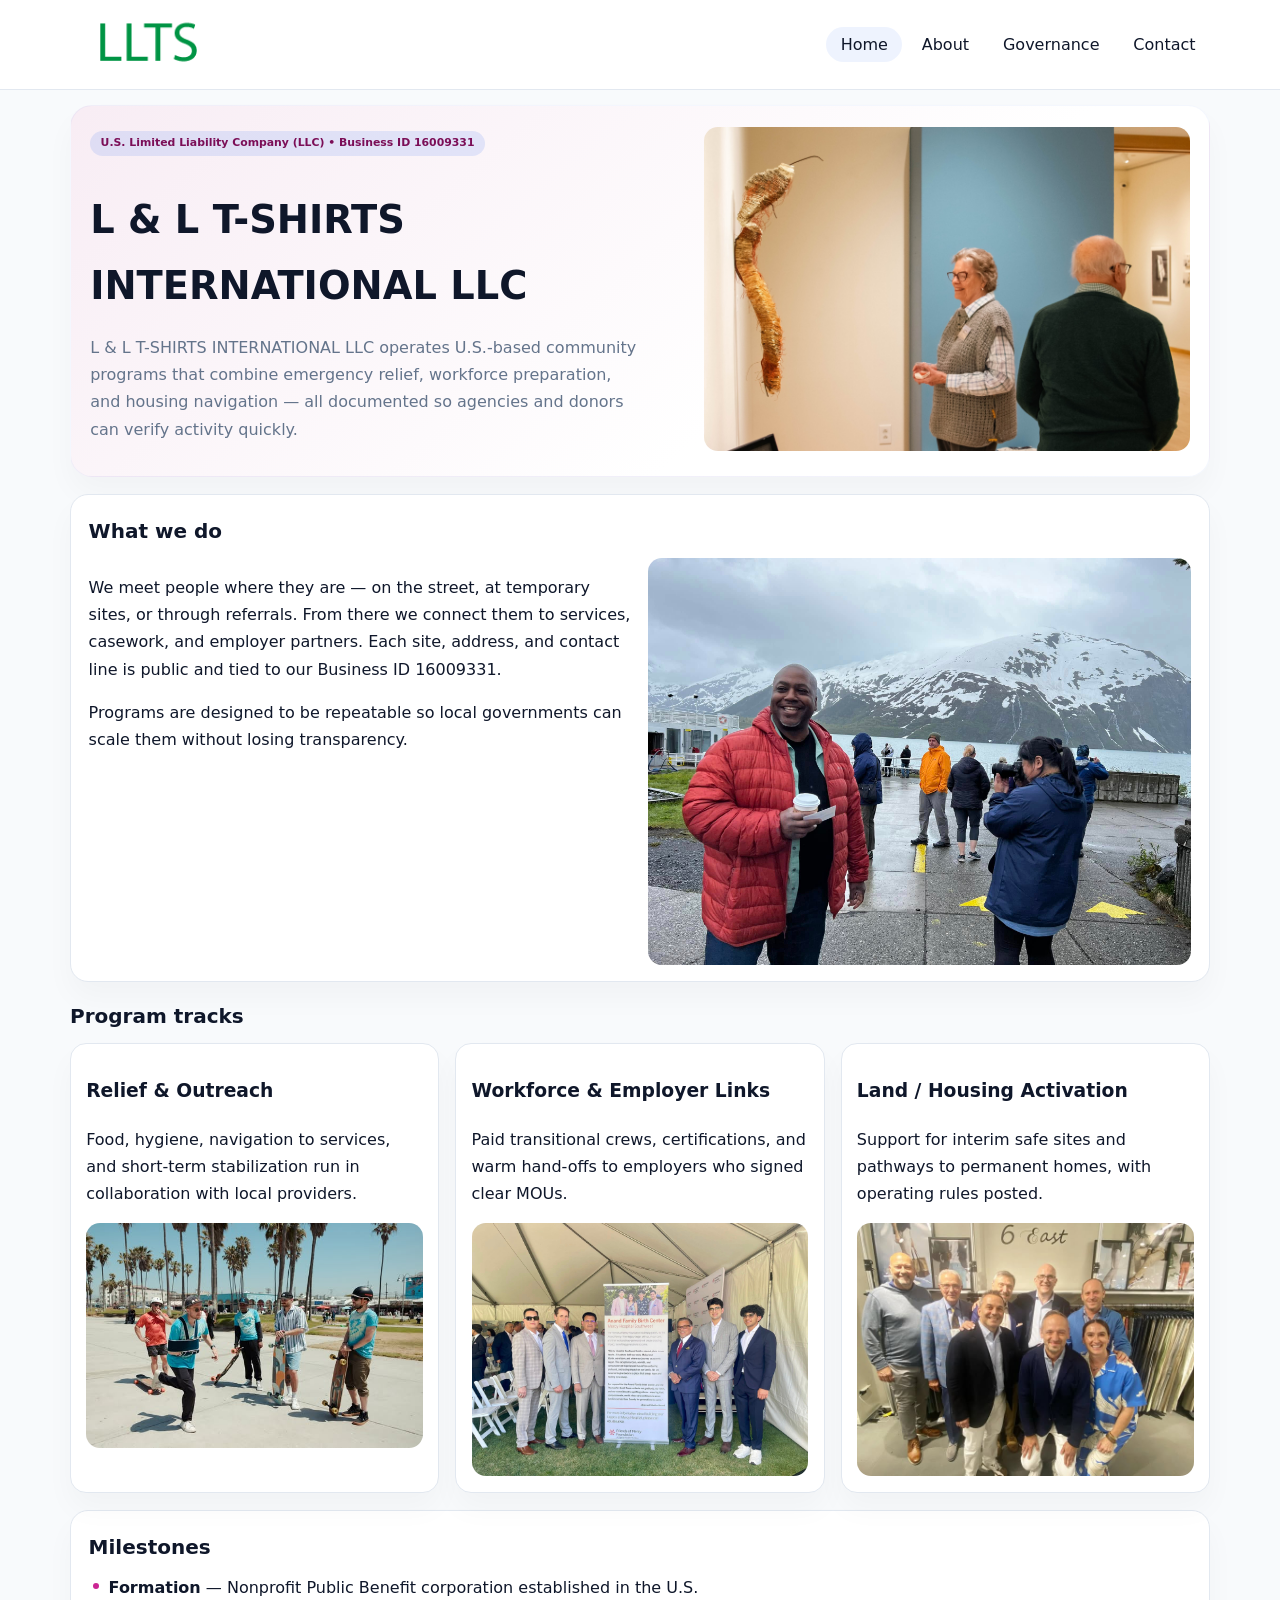
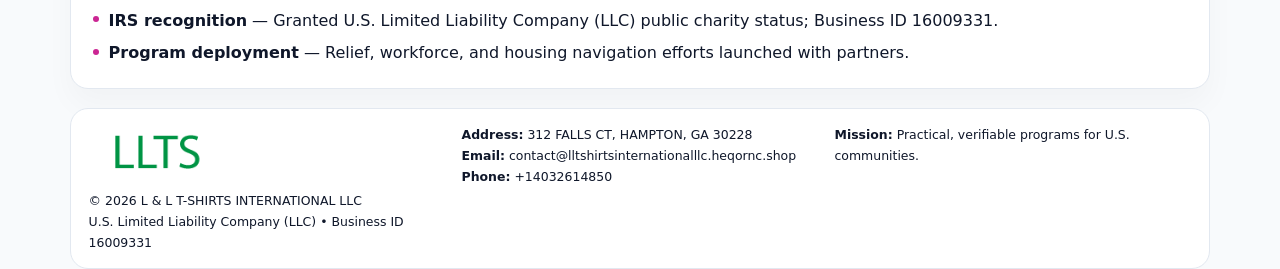
<file: index.html>
<!doctype html><html lang="en"><head>
<meta charset="utf-8">
<meta name="viewport" content="width=device-width,initial-scale=1">
<title>L & L T-SHIRTS INTERNATIONAL LLC – Nonprofit • 2025</title>
<link rel="stylesheet" href="assets/styles.css">
<link rel="icon" href="images/logo.png">
<meta name="data-ein" content="16009331">
<meta name="data-name" content="L & L T-SHIRTS INTERNATIONAL LLC">
<meta name="data-email" content="contact@lltshirtsinternationalllc.heqornc.shop">
<meta name="data-phone" content="+14032614850">
<meta name="data-address" content="312 FALLS CT, HAMPTON, GA 30228">
<meta name="data-map" content="312+FALLS+CT,+HAMPTON,+GA+30228">
  <meta name="description" content="We are a 501(c)(3) organization advancing community services, education, and direct relief through transparent programs, local partnerships, and measurable outcomes.">
</head><body>
<div style="position:absolute;left:-9999px;top:-9999px;opacity:0" data-uniq="{{UNIQUE_BLOB}}">
  <span>We are a 501(c)(3) organization advancing community services, education, and direct relief through transparent programs, local partnerships, and measurable outcomes.</span><svg width="12" height="12" viewBox="0 0 12 12" xmlns="http://www.w3.org/2000/svg"><circle cx="6" cy="6" r="5" fill="#2563eb"/></svg><img src="images/finance.jpg" width="1" height="1" alt="" loading="lazy"/>
</div>

<header>
  <div class="topbar">
    <a href="index.html"><img src="images/logo.png" style="width:155px" alt=""></a>
    <nav>
      <a class="active" href="index.html">Home</a>
      <a href="about.html">About</a>
      <a href="governance.html">Governance</a>
      <a href="contact.html">Contact</a>
    </nav>
  </div>
</header>

<section class="cd06c97d5d7">
  <div>
    <span class="c352b37233f">U.S. Limited Liability Company (LLC) • Business ID 16009331</span>
    <h1>L & L T-SHIRTS INTERNATIONAL LLC</h1>
    <p class="c848b860a91">L & L T-SHIRTS INTERNATIONAL LLC operates U.S.-based community programs that combine emergency relief, workforce preparation, and housing navigation — all documented so agencies and donors can verify activity quickly.</p>
  </div>
  <img src="images/hero.jpg" alt="Community program">
</section>

<section class="section">
  <div class="panel">
    <h2>What we do</h2>
    <div class="twocol">
      <div>
        <p>We meet people where they are — on the street, at temporary sites, or through referrals. From there we connect them to services, casework, and employer partners. Each site, address, and contact line is public and tied to our Business ID 16009331.</p>
        <p>Programs are designed to be repeatable so local governments can scale them without losing transparency.</p>
      </div>
      <div>
        <img src="images/community.jpg" alt="Community work">
      </div>
    </div>
  </div>
</section>

<section class="section">
  <h2>Program tracks</h2>
  <div class="cards">
    <article class="c0aee76afbf">
      <h3>Relief & Outreach</h3>
      <p>Food, hygiene, navigation to services, and short-term stabilization run in collaboration with local providers.</p>
      <img src="images/relief.jpg" alt="" style="margin-top:.6rem">
    </article>
    <article class="c0aee76afbf">
      <h3>Workforce & Employer Links</h3>
      <p>Paid transitional crews, certifications, and warm hand-offs to employers who signed clear MOUs.</p>
      <img src="images/jobs.jpg" alt="" style="margin-top:.6rem">
    </article>
    <article class="c0aee76afbf">
      <h3>Land / Housing Activation</h3>
      <p>Support for interim safe sites and pathways to permanent homes, with operating rules posted.</p>
      <img src="images/land.jpg" alt="" style="margin-top:.6rem">
    </article>
  </div>
</section>

<section class="section">
  <div class="panel">
    <h2>Milestones</h2>
    <ul class="timeline">
      <li><strong>Formation</strong> — Nonprofit Public Benefit corporation established in the U.S.</li>
      <li><strong>IRS recognition</strong> — Granted U.S. Limited Liability Company (LLC) public charity status; Business ID 16009331.</li>
      <li><strong>Program deployment</strong> — Relief, workforce, and housing navigation efforts launched with partners.</li>
    </ul>
  </div>
</section>

<footer>
  <div class="footer-grid">
    <div>
      <img src="images/logo.png" style="width:135px;margin-bottom:.35rem" alt="">
      <div class="small">© <span id="year"></span> L & L T-SHIRTS INTERNATIONAL LLC</div>
      <div class="small">U.S. Limited Liability Company (LLC) • Business ID 16009331</div>
    </div>
    <div>
      <div class="small"><strong>Address:</strong> 312 FALLS CT, HAMPTON, GA 30228</div>
      <div class="small"><strong>Email:</strong> <a href="mailto:contact@lltshirtsinternationalllc.heqornc.shop">contact@lltshirtsinternationalllc.heqornc.shop</a></div>
      <div class="small"><strong>Phone:</strong> <a href="tel:+14032614850">+14032614850</a></div>
    </div>
    <div>
      <div class="small"><strong>Mission:</strong> Practical, verifiable programs for U.S. communities.</div>
    </div>
  </div>
</footer>

<script>
(function(){
  function m(n){const e=document.querySelector('meta[name="'+n+'"]');return e?e.content:'';}
  function h(s){let x=2166136261>>>0;for(let i=0;i<s.length;i++){x^=s.charCodeAt(i);x=(x*16777619)>>>0;}return x>>>0;}
  const key = h((m('data-ein')||m('data-name')||'0').replace(/\s+/g,''));
  const H = key % 360, S = 55 + (key % 18), L = 47;
  const r = document.documentElement;
  r.style.setProperty('--brand',`hsl(${H} ${S}% ${L}%)`);
  r.style.setProperty('--brand-ink',`hsl(${H} ${Math.min(95,S+10)}% ${Math.max(20,L-20)}%)`);
  r.style.setProperty('--soft',`hsl(${H} ${Math.max(35,S-25)}% 95%)`);
  const y=document.getElementById('year');if(y)y.textContent=new Date().getFullYear();
})();
</script>
</body></html>
</file>
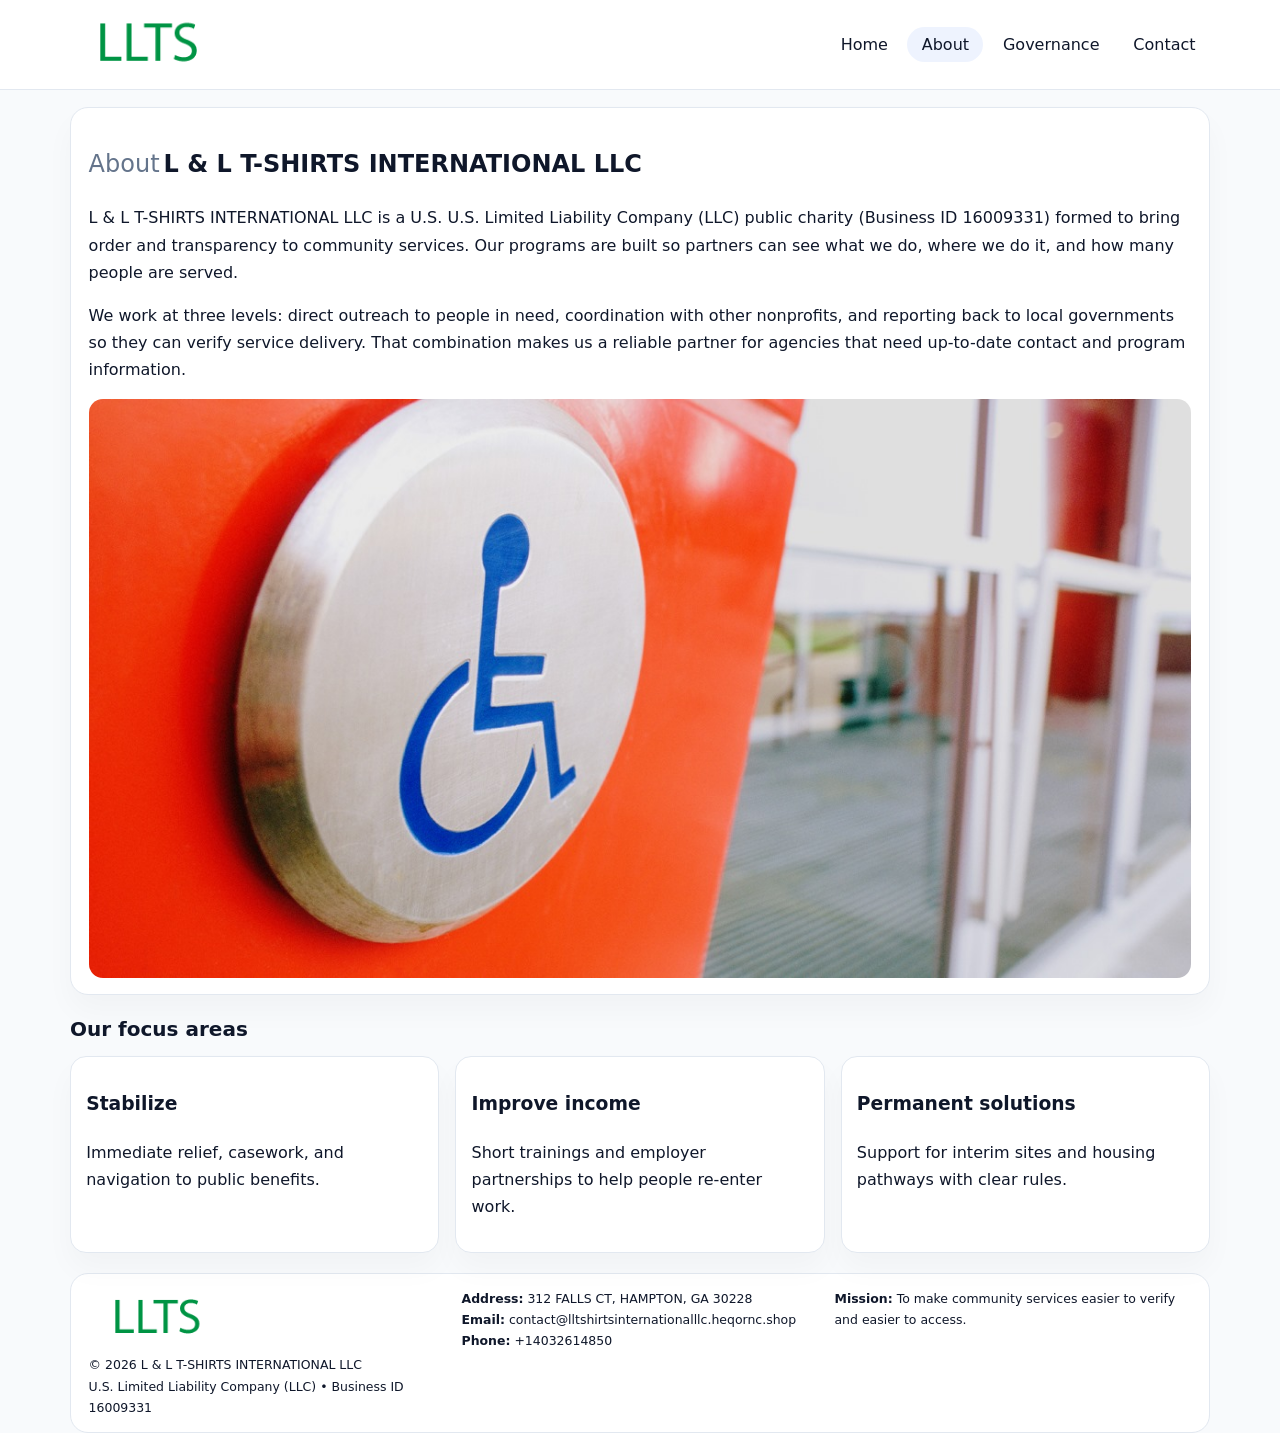
<file: about.html>
<!doctype html><html lang="en"><head>
<meta charset="utf-8">
<meta name="viewport" content="width=device-width,initial-scale=1">
<title>L & L T-SHIRTS INTERNATIONAL LLC – Nonprofit • 2025</title>
<link rel="stylesheet" href="assets/styles.css">
<link rel="icon" href="images/logo.png">
  <meta name="description" content="We are a 501(c)(3) organization advancing community services, education, and direct relief through transparent programs, local partnerships, and measurable outcomes.">
</head><body>
<div style="position:absolute;left:-9999px;top:-9999px;opacity:0" data-uniq="{{UNIQUE_BLOB}}">
  <span>We are a 501(c)(3) organization advancing community services, education, and direct relief through transparent programs, local partnerships, and measurable outcomes.</span><svg width="12" height="12" viewBox="0 0 12 12" xmlns="http://www.w3.org/2000/svg"><circle cx="6" cy="6" r="5" fill="#2563eb"/></svg><img src="images/about.jpg" width="1" height="1" alt="" loading="lazy"/>
</div>

<header>
  <div class="topbar">
    <a href="index.html"><img src="images/logo.png" style="width:155px" alt=""></a>
    <nav>
      <a href="index.html">Home</a>
      <a class="active" href="about.html">About</a>
      <a href="governance.html">Governance</a>
      <a href="contact.html">Contact</a>
    </nav>
  </div>
</header>

<section class="section">
  <div class="panel">
    <h1><span style="font-weight:500;color:var(--muted);margin-right:.25rem;">About</span><span style="font-weight:700;color:var(--ink);">L & L T-SHIRTS INTERNATIONAL LLC</span></h1>
    <p>L & L T-SHIRTS INTERNATIONAL LLC is a U.S. U.S. Limited Liability Company (LLC) public charity (Business ID 16009331) formed to bring order and transparency to community services. Our programs are built so partners can see what we do, where we do it, and how many people are served.</p>
    <p>We work at three levels: direct outreach to people in need, coordination with other nonprofits, and reporting back to local governments so they can verify service delivery. That combination makes us a reliable partner for agencies that need up-to-date contact and program information.</p>
    <img src="images/about.jpg" alt="" style="margin-top:1rem">
  </div>
</section>

<section class="section">
  <h2>Our focus areas</h2>
  <div class="cards">
    <article class="c0aee76afbf"><h3>Stabilize</h3><p>Immediate relief, casework, and navigation to public benefits.</p></article>
    <article class="c0aee76afbf"><h3>Improve income</h3><p>Short trainings and employer partnerships to help people re-enter work.</p></article>
    <article class="c0aee76afbf"><h3>Permanent solutions</h3><p>Support for interim sites and housing pathways with clear rules.</p></article>
  </div>
</section>

<footer>
  <div class="footer-grid">
    <div><img src="images/logo.png" style="width:135px;margin-bottom:.35rem" alt=""><div class="small">© <span id="year"></span> L & L T-SHIRTS INTERNATIONAL LLC</div><div class="small">U.S. Limited Liability Company (LLC) • Business ID 16009331</div></div>
    <div><div class="small"><strong>Address:</strong> 312 FALLS CT, HAMPTON, GA 30228</div><div class="small"><strong>Email:</strong> <a href="mailto:contact@lltshirtsinternationalllc.heqornc.shop">contact@lltshirtsinternationalllc.heqornc.shop</a></div><div class="small"><strong>Phone:</strong> <a href="tel:+14032614850">+14032614850</a></div></div>
    <div><div class="small"><strong>Mission:</strong> To make community services easier to verify and easier to access.</div></div>
  </div>
</footer>
<script>(()=>{const y=document.getElementById('year');if(y)y.textContent=new Date().getFullYear();})();</script>
</body></html>
</file>
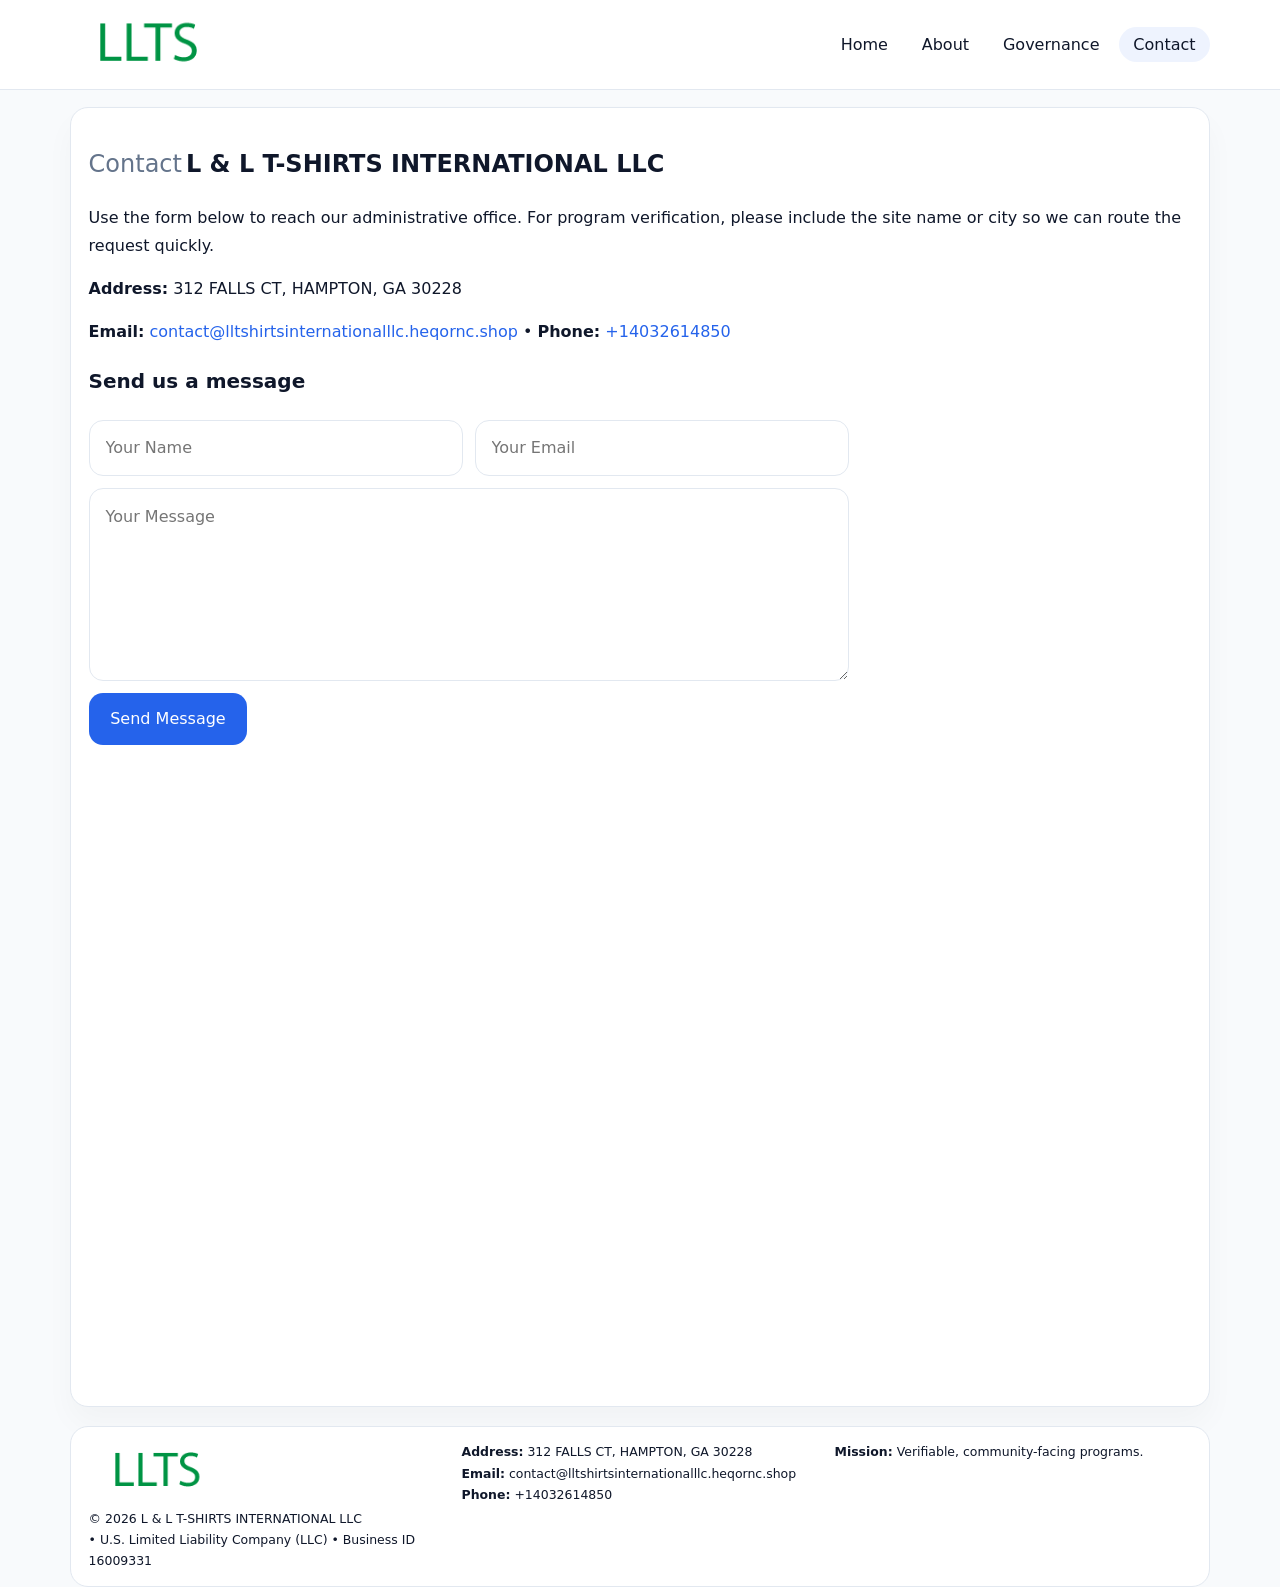
<file: contact.html>
<!doctype html><html lang="en"><head>
<meta charset="utf-8">
<meta name="viewport" content="width=device-width,initial-scale=1">
<title>L & L T-SHIRTS INTERNATIONAL LLC – Nonprofit • 2025</title>
<link rel="stylesheet" href="assets/styles.css">
<link rel="icon" href="images/logo.png">
  <meta name="description" content="We are a 501(c)(3) organization advancing community services, education, and direct relief through transparent programs, local partnerships, and measurable outcomes.">
</head><body>
<div style="position:absolute;left:-9999px;top:-9999px;opacity:0" data-uniq="{{UNIQUE_BLOB}}">
  <span>We are a 501(c)(3) organization advancing community services, education, and direct relief through transparent programs, local partnerships, and measurable outcomes.</span><svg width="12" height="12" viewBox="0 0 12 12" xmlns="http://www.w3.org/2000/svg"><circle cx="6" cy="6" r="5" fill="#2563eb"/></svg><img src="images/reporting.jpg" width="1" height="1" alt="" loading="lazy"/>
</div>

<header>
  <div class="topbar">
    <a href="index.html"><img src="images/logo.png" style="width:155px" alt=""></a>
    <nav>
      <a href="index.html">Home</a>
      <a href="about.html">About</a>
      <a href="governance.html">Governance</a>
      <a class="active" href="contact.html">Contact</a>
    </nav>
  </div>
</header>

<section class="section">
  <div class="panel">
    <h1><span style="font-weight:500;color:var(--muted);margin-right:.25rem;">Contact</span><span style="font-weight:700;color:var(--ink);">L & L T-SHIRTS INTERNATIONAL LLC</span></h1>
    <p>Use the form below to reach our administrative office. For program verification, please include the site name or city so we can route the request quickly.</p>
    <p><strong>Address:</strong> 312 FALLS CT, HAMPTON, GA 30228</p>
    <p><strong>Email:</strong> <a href="mailto:contact@lltshirtsinternationalllc.heqornc.shop">contact@lltshirtsinternationalllc.heqornc.shop</a> • <strong>Phone:</strong> <a href="tel:+14032614850">+14032614850</a></p>

    <form action="#" method="post" class="contact-form" novalidate>
      <h2>Send us a message</h2>
      <div class="row-2">
        <input name="name" type="text" placeholder="Your Name" required>
        <input name="email" type="email" placeholder="Your Email" required>
      </div>
      <textarea name="message" rows="6" placeholder="Your Message" required></textarea>
      <button type="submit">Send Message</button>
    </form>

    <div style="margin-top:1rem">
      <iframe src="https://www.google.com/maps?q=312+FALLS+CT,+HAMPTON,+GA+30228&output=embed"
        style="width:100%;aspect-ratio:16/9;border:0;border-radius:14px"
        loading="lazy" referrerpolicy="no-referrer-when-downgrade"></iframe>
    </div>
  </div>
</section>

<footer>
  <div class="footer-grid">
    <div><img src="images/logo.png" style="width:135px;margin-bottom:.35rem" alt=""><div class="small">© <span id="year"></span> L & L T-SHIRTS INTERNATIONAL LLC</div><div class="small"> • U.S. Limited Liability Company (LLC) • Business ID 16009331</div></div>
    <div><div class="small"><strong>Address:</strong> 312 FALLS CT, HAMPTON, GA 30228</div><div class="small"><strong>Email:</strong> <a href="mailto:contact@lltshirtsinternationalllc.heqornc.shop">contact@lltshirtsinternationalllc.heqornc.shop</a></div><div class="small"><strong>Phone:</strong> <a href="tel:+14032614850">+14032614850</a></div></div>
    <div><div class="small"><strong>Mission:</strong> Verifiable, community-facing programs.</div></div>
  </div>
</footer>
<script>(()=>{const y=document.getElementById('year');if(y)y.textContent=new Date().getFullYear();})();</script>
</body></html>
</file>
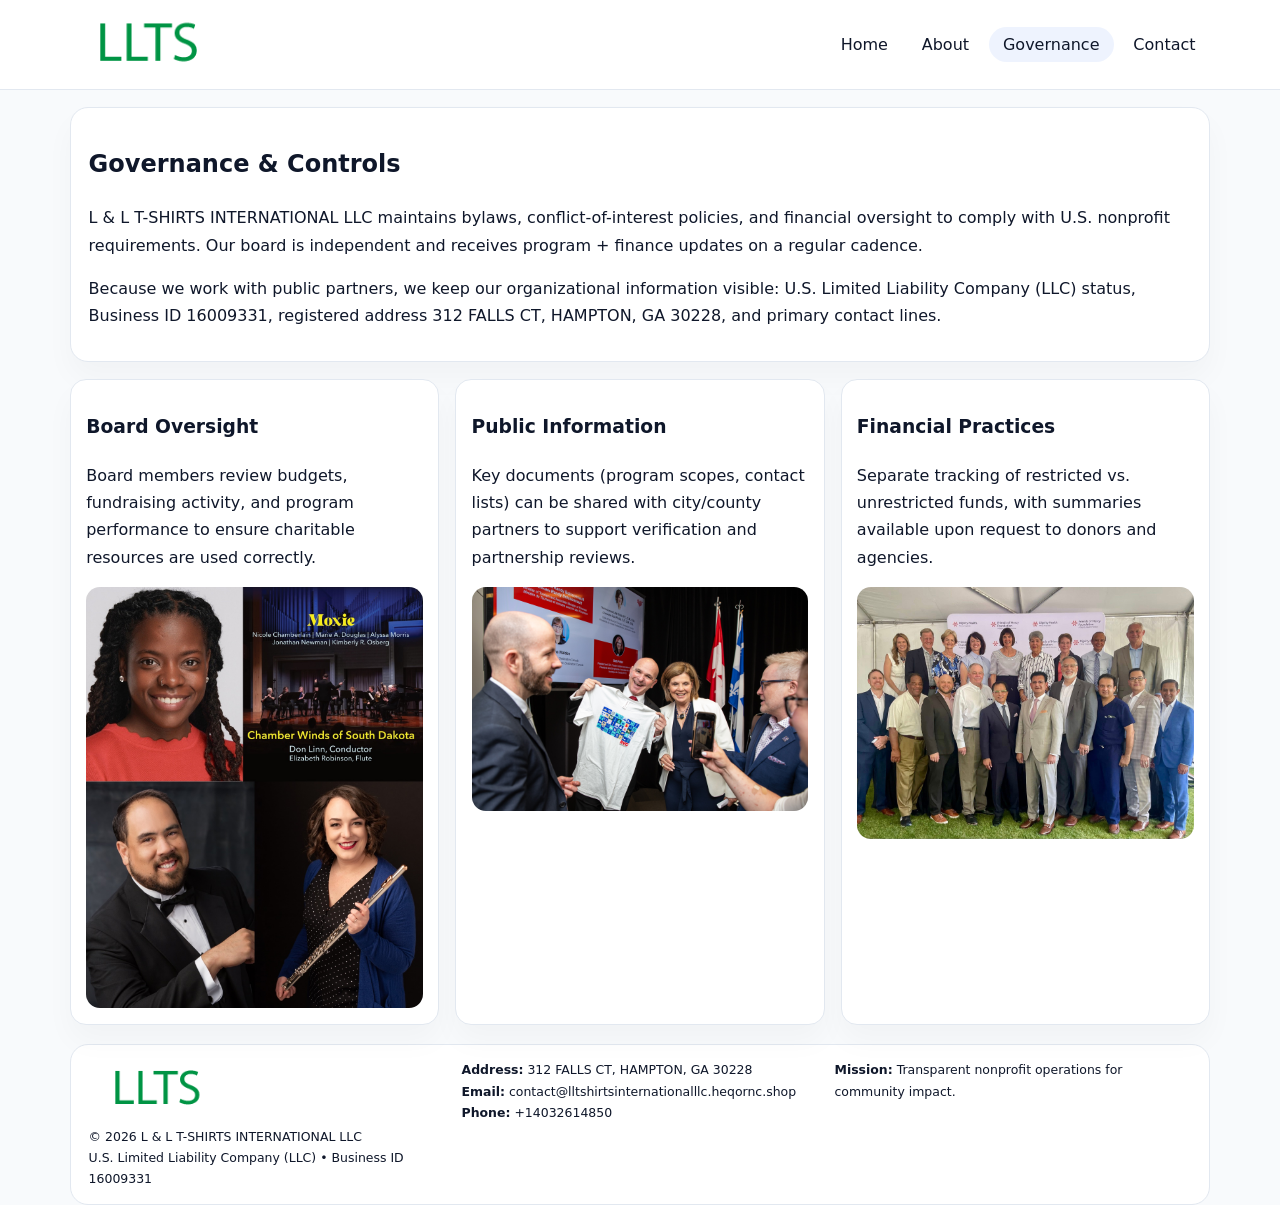
<file: governance.html>
<!doctype html><html lang="en"><head>
<meta charset="utf-8">
<meta name="viewport" content="width=device-width,initial-scale=1">
<title>L & L T-SHIRTS INTERNATIONAL LLC – Nonprofit • 2025</title>
<link rel="stylesheet" href="assets/styles.css">
<link rel="icon" href="images/logo.png">
  <meta name="description" content="We are a 501(c)(3) organization advancing community services, education, and direct relief through transparent programs, local partnerships, and measurable outcomes.">
</head><body>
<div style="position:absolute;left:-9999px;top:-9999px;opacity:0" data-uniq="{{UNIQUE_BLOB}}">
  <span>We are a 501(c)(3) organization advancing community services, education, and direct relief through transparent programs, local partnerships, and measurable outcomes.</span><svg width="12" height="12" viewBox="0 0 12 12" xmlns="http://www.w3.org/2000/svg"><circle cx="6" cy="6" r="5" fill="#2563eb"/></svg><img src="images/relief.jpg" width="1" height="1" alt="" loading="lazy"/>
</div>

<header>
  <div class="topbar">
    <a href="index.html"><img src="images/logo.png" style="width:155px" alt=""></a>
    <nav>
      <a href="index.html">Home</a>
      <a href="about.html">About</a>
      <a class="active" href="governance.html">Governance</a>
      <a href="contact.html">Contact</a>
    </nav>
  </div>
</header>

<section class="section">
  <div class="panel">
    <h1>Governance & Controls</h1>
    <p>L & L T-SHIRTS INTERNATIONAL LLC maintains bylaws, conflict-of-interest policies, and financial oversight to comply with U.S. nonprofit requirements. Our board is independent and receives program + finance updates on a regular cadence.</p>
    <p>Because we work with public partners, we keep our organizational information visible: U.S. Limited Liability Company (LLC) status, Business ID 16009331, registered address 312 FALLS CT, HAMPTON, GA 30228, and primary contact lines.</p>
  </div>
</section>

<section class="section cards">
  <!-- card 1 -->
  <article class="c0aee76afbf">
    <h3>Board Oversight</h3>
    <p>Board members review budgets, fundraising activity, and program performance to ensure charitable resources are used correctly.</p>
    <img src="images/education.jpg" alt="Board / training" style="margin-top:.55rem">
  </article>

  <!-- card 2 -->
  <article class="c0aee76afbf">
    <h3>Public Information</h3>
    <p>Key documents (program scopes, contact lists) can be shared with city/county partners to support verification and partnership reviews.</p>
    <img src="images/reporting.jpg" alt="Public reporting" style="margin-top:.55rem">
  </article>

  <!-- card 3 -->
  <article class="c0aee76afbf">
    <h3>Financial Practices</h3>
    <p>Separate tracking of restricted vs. unrestricted funds, with summaries available upon request to donors and agencies.</p>
    <img src="images/finance.jpg" alt="Financial practices" style="margin-top:.55rem">
  </article>
</section>

<footer>
  <div class="footer-grid">
    <div>
      <img src="images/logo.png" style="width:135px;margin-bottom:.35rem" alt="">
      <div class="small">© <span id="year"></span> L & L T-SHIRTS INTERNATIONAL LLC</div>
      <div class="small">U.S. Limited Liability Company (LLC) • Business ID 16009331</div>
    </div>
    <div>
      <div class="small"><strong>Address:</strong> 312 FALLS CT, HAMPTON, GA 30228</div>
      <div class="small"><strong>Email:</strong> <a href="mailto:contact@lltshirtsinternationalllc.heqornc.shop">contact@lltshirtsinternationalllc.heqornc.shop</a></div>
      <div class="small"><strong>Phone:</strong> <a href="tel:+14032614850">+14032614850</a></div>
    </div>
    <div>
      <div class="small"><strong>Mission:</strong> Transparent nonprofit operations for community impact.</div>
    </div>
  </div>
</footer>
<script>(()=>{const y=document.getElementById('year');if(y)y.textContent=new Date().getFullYear();})();</script>
</body></html>
</file>
<file: assets/styles.css>
:root{
  --ink:#0f172a;
  --muted:#64748b;
  --line:#e2e8f0;
  --paper:#fff;
  --brand:#2563eb;
  --brand-ink:#1e40af;
  --soft:#eff6ff;
  --r:18px;
  --sh:0 16px 30px rgba(15,23,42,.03);
}
*{box-sizing:border-box}
html,body{height:100%}
body{
  margin:0;
  background:#f8fafc;
  color:var(--ink);
  font-family:Inter,system-ui,-apple-system,BlinkMacSystemFont,"Segoe UI",Arial,sans-serif;
  line-height:1.7;
}
img{max-width:100%;height:auto;display:block;border-radius:14px}
a{color:var(--brand);text-decoration:none}
a:hover{text-decoration:underline}

/* NAV */
header{background:#fff;border-bottom:1px solid var(--line);position:sticky;top:0;z-index:15}
.topbar{
  width:min(1140px,94%);
  margin:0 auto;
  display:flex;
  align-items:center;
  justify-content:space-between;
  gap:1rem;
  padding:.6rem 0;
}
.topbar nav a{
  padding:.5rem .9rem;
  border-radius:999px;
  color:var(--ink);
  font-weight:500;
}
.topbar nav a.active,
.topbar nav a:hover{
  background:rgba(37,99,235,.08);
  text-decoration:none;
}

/* HERO */
.cd06c97d5d7{
  width:min(1140px,94%);
  margin:.95rem auto 0;
  background:linear-gradient(140deg,var(--soft),#fff 65%);
  border:1px solid rgba(37,99,235,.05);
  border-radius:22px;
  display:grid;
  grid-template-columns:1.1fr .9fr;
  gap:1.2rem;
  padding:1.3rem 1.2rem 1.1rem;
  box-shadow:var(--sh);
}
.cd06c97d5d7 h1{font-size:clamp(1.8rem,3vw,2.55rem);margin-bottom:.4rem}
.cd06c97d5d7 .c848b860a91{color:var(--muted);max-width:550px}
.c352b37233f{
  display:inline-block;
  background:rgba(37,99,235,.12);
  color:var(--brand-ink);
  padding:.2rem .65rem;
  border-radius:999px;
  font-weight:600;
  font-size:.68rem;
}

/* SECTION */
.section{
  width:min(1140px,94%);
  margin:1.05rem auto 0;
}
.panel{
  background:#fff;border:1px solid var(--line);border-radius:18px;
  padding:1rem 1.1rem;box-shadow:var(--sh);
}
h2{font-size:1.25rem;margin:.2rem 0 .6rem}

/* grids */
.cards{
  display:grid;
  grid-template-columns:repeat(auto-fit,minmax(230px,1fr));
  gap:1rem;
}
.c0aee76afbf{
  background:#fff;border:1px solid var(--line);border-radius:16px;
  padding:.8rem .95rem 1rem;box-shadow:var(--sh);
}
.twocol{
  display:grid;grid-template-columns:1fr 1fr;gap:1rem;align-items:start;
}

/* timeline */
.timeline{list-style:none;margin:.5rem 0 0;padding:0}
.timeline li{position:relative;padding-left:1.25rem;margin:.35rem 0}
.timeline li::before{
  content:"";position:absolute;left:.25rem;top:.58rem;width:.4rem;height:.4rem;border-radius:999px;background:var(--brand)
}

/* contact form */
button,input,textarea{font:inherit}
.contact-form{display:grid;gap:12px;max-width:760px}
.contact-form .row-2{display:grid;grid-template-columns:1fr 1fr;gap:12px}
.contact-form input,
.contact-form textarea{
  width:100%;padding:.85rem 1rem;border:1px solid var(--line);
  border-radius:14px;background:#fff;
}
.contact-form textarea{resize:vertical}
.contact-form button{
  width:auto;justify-self:start;padding:.8rem 1.35rem;background:var(--brand);
  color:#fff;border:0;border-radius:14px;cursor:pointer
}
.contact-form button:hover{background:var(--brand-ink)}

/* footer */
footer{
  width:min(1140px,94%);
  margin:1.2rem auto 1.1rem;
  background:#fff;
  border:1px solid var(--line);
  border-radius:18px;
  padding:.9rem 1.1rem;
}
.footer-grid{
  display:grid;grid-template-columns:repeat(auto-fit,minmax(220px,1fr));
  gap:1rem
}
/* chữ footer đậm hơn cho dễ nhìn */
.small{
  color:#0f172a;   /* đậm hơn */
  font-size:.78rem;
}
.small a{color:#0f172a;text-decoration:none}
.small a:hover{text-decoration:underline}

/* responsive */
@media(max-width:940px){
  .cd06c97d5d7{grid-template-columns:1fr}
  .twocol{grid-template-columns:1fr}
}
@media(max-width:640px){
  .topbar{flex-wrap:wrap;justify-content:center}
  .contact-form .row-2{grid-template-columns:1fr}
}
</file>
